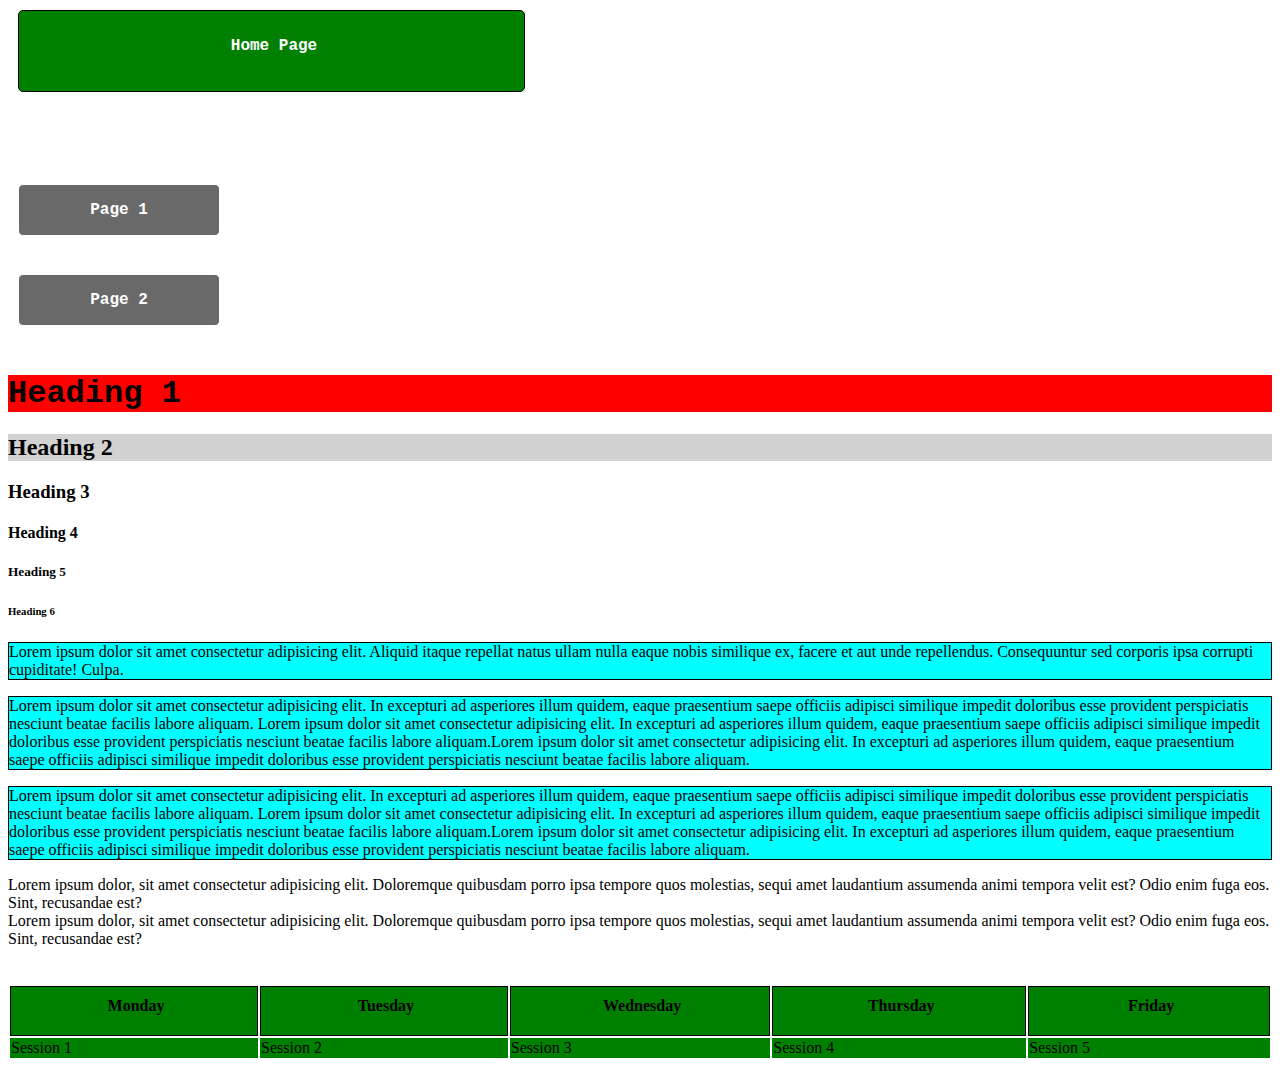
<file: index.html>
<!DOCTYPE html>
<html lang="en">
<head>
    <meta charset="UTF-8">
    <meta http-equiv="X-UA-Compatible" content="IE=edge">
    <meta name="viewport" content="width=device-width, initial-scale=1.0">
    <title>Class Example</title>
    <link rel="stylesheet" href="Styles/styles.css">
</head>
<body>
    <!-- The following will create the main navigaiton system -->
    <a href="index.html" class="tableData">Home Page</a><br/><br><br><br>
    <a href="page1.html">Page 1</a><br/>
    <a href="page2.html">Page 2</a>
    
    
    <br/>

    <h1 style="background-color:red;">Heading 1</h1>
    <h2 style="background-color:#d2d2d2;">Heading 2</h2>
    <h3>Heading 3</h3>
    <h4>Heading 4</h4>
    <h5>Heading 5</h5>
    <h6>Heading 6</h6>

    <p>Lorem ipsum dolor sit amet consectetur adipisicing elit. Aliquid itaque repellat natus ullam nulla eaque nobis similique ex, facere et aut unde repellendus. Consequuntur sed corporis ipsa corrupti cupiditate! Culpa.</p>
    <p>
        Lorem ipsum dolor sit amet consectetur adipisicing elit. In excepturi ad asperiores illum quidem, eaque praesentium saepe officiis adipisci similique impedit doloribus esse provident perspiciatis nesciunt beatae facilis labore aliquam. Lorem ipsum dolor sit amet consectetur adipisicing elit. In excepturi ad asperiores illum quidem, eaque praesentium saepe officiis adipisci similique impedit doloribus esse provident perspiciatis nesciunt beatae facilis labore aliquam.Lorem ipsum dolor sit amet consectetur adipisicing elit. In excepturi ad asperiores illum quidem, eaque praesentium saepe officiis adipisci similique impedit doloribus esse provident perspiciatis nesciunt beatae facilis labore aliquam.
    </p>
    <p>
        Lorem ipsum dolor sit amet consectetur adipisicing elit. In excepturi ad asperiores illum quidem, eaque praesentium saepe officiis adipisci similique impedit doloribus esse provident perspiciatis nesciunt beatae facilis labore aliquam. Lorem ipsum dolor sit amet consectetur adipisicing elit. In excepturi ad asperiores illum quidem, eaque praesentium saepe officiis adipisci similique impedit doloribus esse provident perspiciatis nesciunt beatae facilis labore aliquam.Lorem ipsum dolor sit amet consectetur adipisicing elit. In excepturi ad asperiores illum quidem, eaque praesentium saepe officiis adipisci similique impedit doloribus esse provident perspiciatis nesciunt beatae facilis labore aliquam.
    </p> 

    <span>
        Lorem ipsum dolor, sit amet consectetur adipisicing elit. Doloremque quibusdam porro ipsa tempore quos molestias, sequi amet laudantium assumenda animi tempora velit est? Odio enim fuga eos. Sint, recusandae est?
    </span>
    
    <br/>

    <span>
        Lorem ipsum dolor, sit amet consectetur adipisicing elit. Doloremque quibusdam porro ipsa tempore quos molestias, sequi amet laudantium assumenda animi tempora velit est? Odio enim fuga eos. Sint, recusandae est?
    </span>

    <br/>
    <br/>
    <br/>

    <table>
        <tr class="tableRow">
            <th class="tableData">Monday</th>
            <th class="tableData">Tuesday</th>
            <th class="tableData">Wednesday</th>
            <th class="tableData">Thursday</th>
            <th class="tableData">Friday</th>
        </tr>
        <tr class="tableRow">
            <td>Session 1</td>
            <td>Session 2</td>
            <td>Session 3</td>
            <td>Session 4</td>
            <td>Session 5</td>
        </tr>
    </table>

    



</body>
</html>
</file>
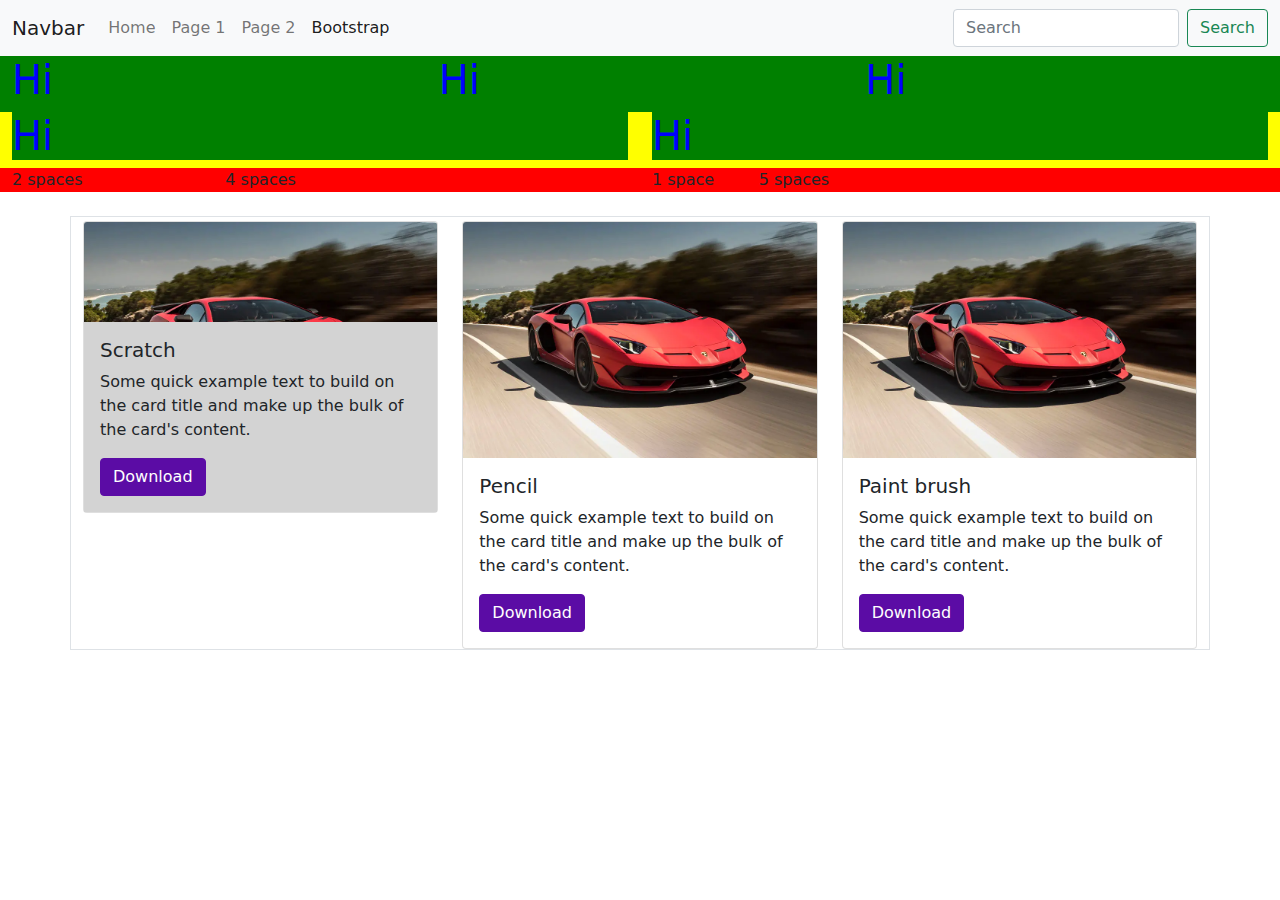
<file: bootstrapExample.html>
<!DOCTYPE html>
<html lang="en">

<head>
    <meta charset="UTF-8">
    <meta http-equiv="X-UA-Compatible" content="IE=edge">
    <meta name="viewport" content="width=device-width, initial-scale=1.0">
    <title>Bootstrap Example</title>
    <link rel="stylesheet" href="Styles/bootstrap.css">
    <link rel="stylesheet" href="Styles/style2.css">
</head>

<body>
    <nav class="navbar navbar-expand-lg navbar-light bg-light" >
        <div class="container-fluid">
            <a class="navbar-brand" href="#">Navbar</a>
            <button class="navbar-toggler" type="button" data-bs-toggle="collapse"
                data-bs-target="#navbarSupportedContent" aria-controls="navbarSupportedContent" aria-expanded="false"
                aria-label="Toggle navigation">
                <span class="navbar-toggler-icon"></span>
            </button>
            <div class="collapse navbar-collapse" id="navbarSupportedContent">
                <ul class="navbar-nav me-auto mb-2 mb-lg-0">
                    <li class="nav-item">
                        <a class="nav-link" aria-current="page" href="index.html">Home</a>
                    </li>
                    <li class="nav-item">
                        <a class="nav-link" href="page1.html">Page 1</a>
                    </li>
                    <li class="nav-item">
                        <a class="nav-link" href="page2.html">Page 2</a>
                    </li>
                    <li class="nav-item">
                        <a class="nav-link active" href="#">Bootstrap</a>
                    </li>
                </ul>
                <form class="d-flex">
                    <input class="form-control me-2" type="search" placeholder="Search" aria-label="Search">
                    <button class="btn btn-outline-success" type="submit">Search</button>
                </form>
            </div>
        </div>
    </nav>

    <!-- Comment goes here -->
    <div class="container-fluid" style="background-color: red;">
        <div class="row" style="background-color: blue;">
            <div class="col-4" style="background-color: green;">
                <h1>Hi</h1>
            </div>
            <div class="col-4" style="background-color: green;">
                <h1>Hi</h1>
            </div>
            <div class="col-4" style="background-color: green;">
                <h1>Hi</h1>
            </div>
        </div>
        <div class="row">
            <div class="col-6" style="background-color: yellow;">
                <h1>Hi</h1>
            </div>
            <div class="col-6" style="background-color: yellow;">
                <h1>Hi</h1>
            </div>
        </div>
        <div class="row">
            <div class="col-2">2 spaces</div>
            <div class="col-4">4 spaces</div>
            <div class="col-1">1 space</div>
            <div class="col-5">5 spaces</div>
        </div>
    </div>

    <div class="container">
        <div class="row mt-4 pt-1 border">
            <div class="col-4">
                <div class="card">
                    <div class="cardSmall">
                        <img src="Images/car.webp" class="card-img-top" alt="Image of a car">
                    </div>
                    <div class="card-body cardBg">
                        <h5 class="card-title">Scratch</h5>
                        <p class="card-text">Some quick example text to build on the card title and make up the bulk of
                            the card's content.</p>
                        <a href="index.html" class="btn btn-primary">Download</a>
                    </div>
                </div>
            </div>
            <div class="col-4">
                <div class="card">
                    <img src="Images/car.webp" class="card-img-top" alt="Image of a car">
                    <div class="card-body">
                        <h5 class="card-title">Pencil</h5>
                        <p class="card-text">Some quick example text to build on the card title and make up the bulk of
                            the card's content.</p>
                        <a href="index.html" class="btn btn-primary">Download</a>
                    </div>
                </div>
            </div>
            <div class="col-4">
                <div class="card">
                    <img src="Images/car.webp" class="card-img-top" alt="Image of a car">
                    <div class="card-body">
                        <h5 class="card-title">Paint brush</h5>
                        <p class="card-text">Some quick example text to build on the card title and make up the bulk of
                            the card's content.</p>
                        <a href="Fonts/DaughterOfFurtune.ttf" class="btn btn-primary" download>Download</a>
                    </div>
                </div>
            </div>
        </div>
    </div>


    <script src="Scripts/bootstrap.js"></script>
</body>

</html>
</file>
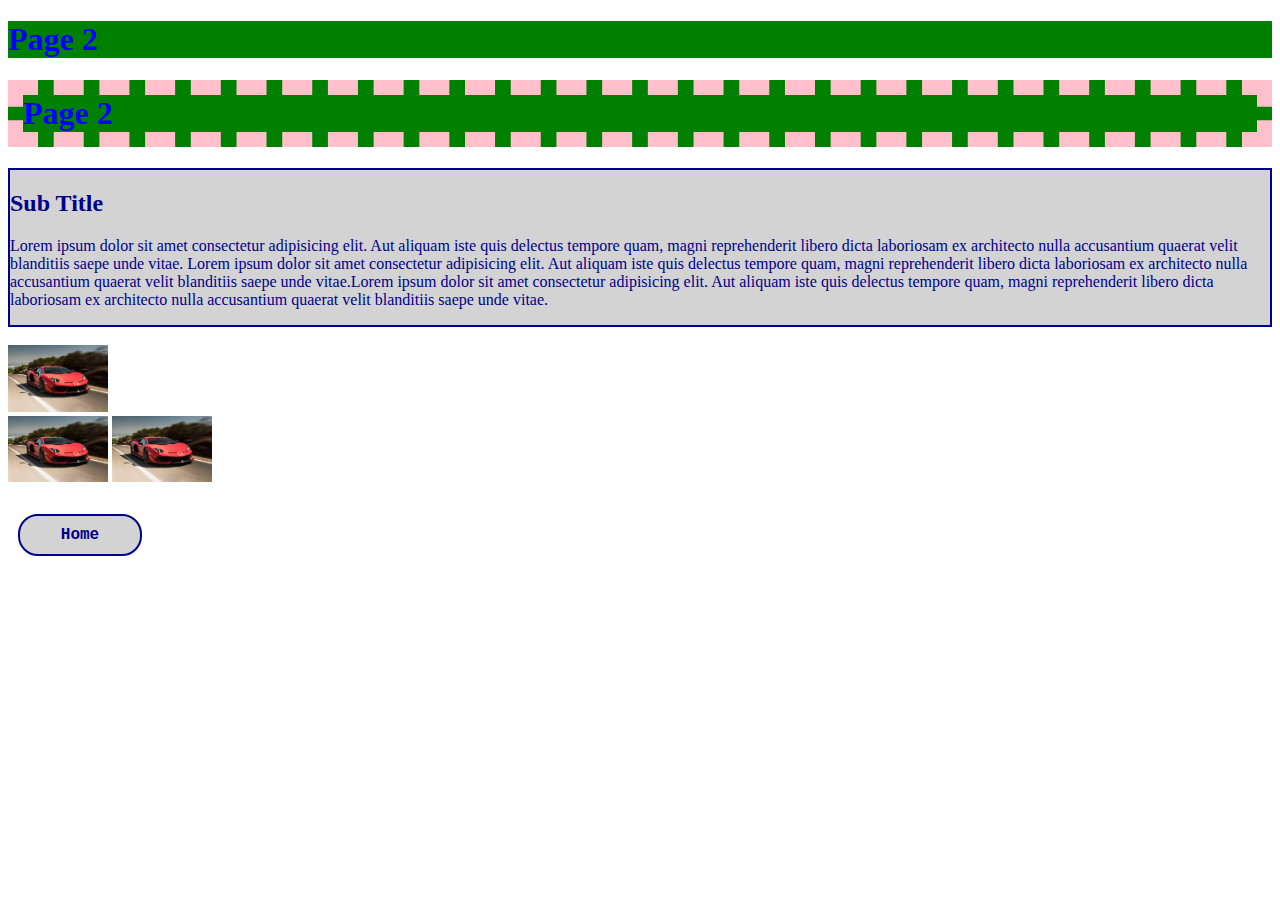
<file: page2.html>
<!DOCTYPE html>
<html lang="en">
<head>
    <meta charset="UTF-8">
    <meta http-equiv="X-UA-Compatible" content="IE=edge">
    <meta name="viewport" content="width=device-width, initial-scale=1.0">
    <title>Page 2</title>
    <link rel="stylesheet" href="Styles/style2.css">
</head>
<body>
    <h1>Page 2</h1>
    <h1 id="specialH1">Page 2</h1>
    <div class="fancyText">
        <h2 >Sub Title</h2>
        <p>Lorem ipsum dolor sit amet consectetur adipisicing elit. Aut aliquam iste quis delectus tempore quam, magni reprehenderit libero dicta laboriosam ex architecto nulla accusantium quaerat velit blanditiis saepe unde vitae. Lorem ipsum dolor sit amet consectetur adipisicing elit. Aut aliquam iste quis delectus tempore quam, magni reprehenderit libero dicta laboriosam ex architecto nulla accusantium quaerat velit blanditiis saepe unde vitae.Lorem ipsum dolor sit amet consectetur adipisicing elit. Aut aliquam iste quis delectus tempore quam, magni reprehenderit libero dicta laboriosam ex architecto nulla accusantium quaerat velit blanditiis saepe unde vitae.</p>
    </div>
    <br>
    <a href="index.html">
        <img src="Images/car.webp" alt="" class="smallImg">
    </a>
    <div>
    <img src="Images/car.webp" alt="" class="smallImg">
    <img src="Images/car.webp" alt="" class="smallImg">
    </div>
    <br>
    <a href="index.html" class="buttonLink">Home</a>
</body>
</html>
</file>
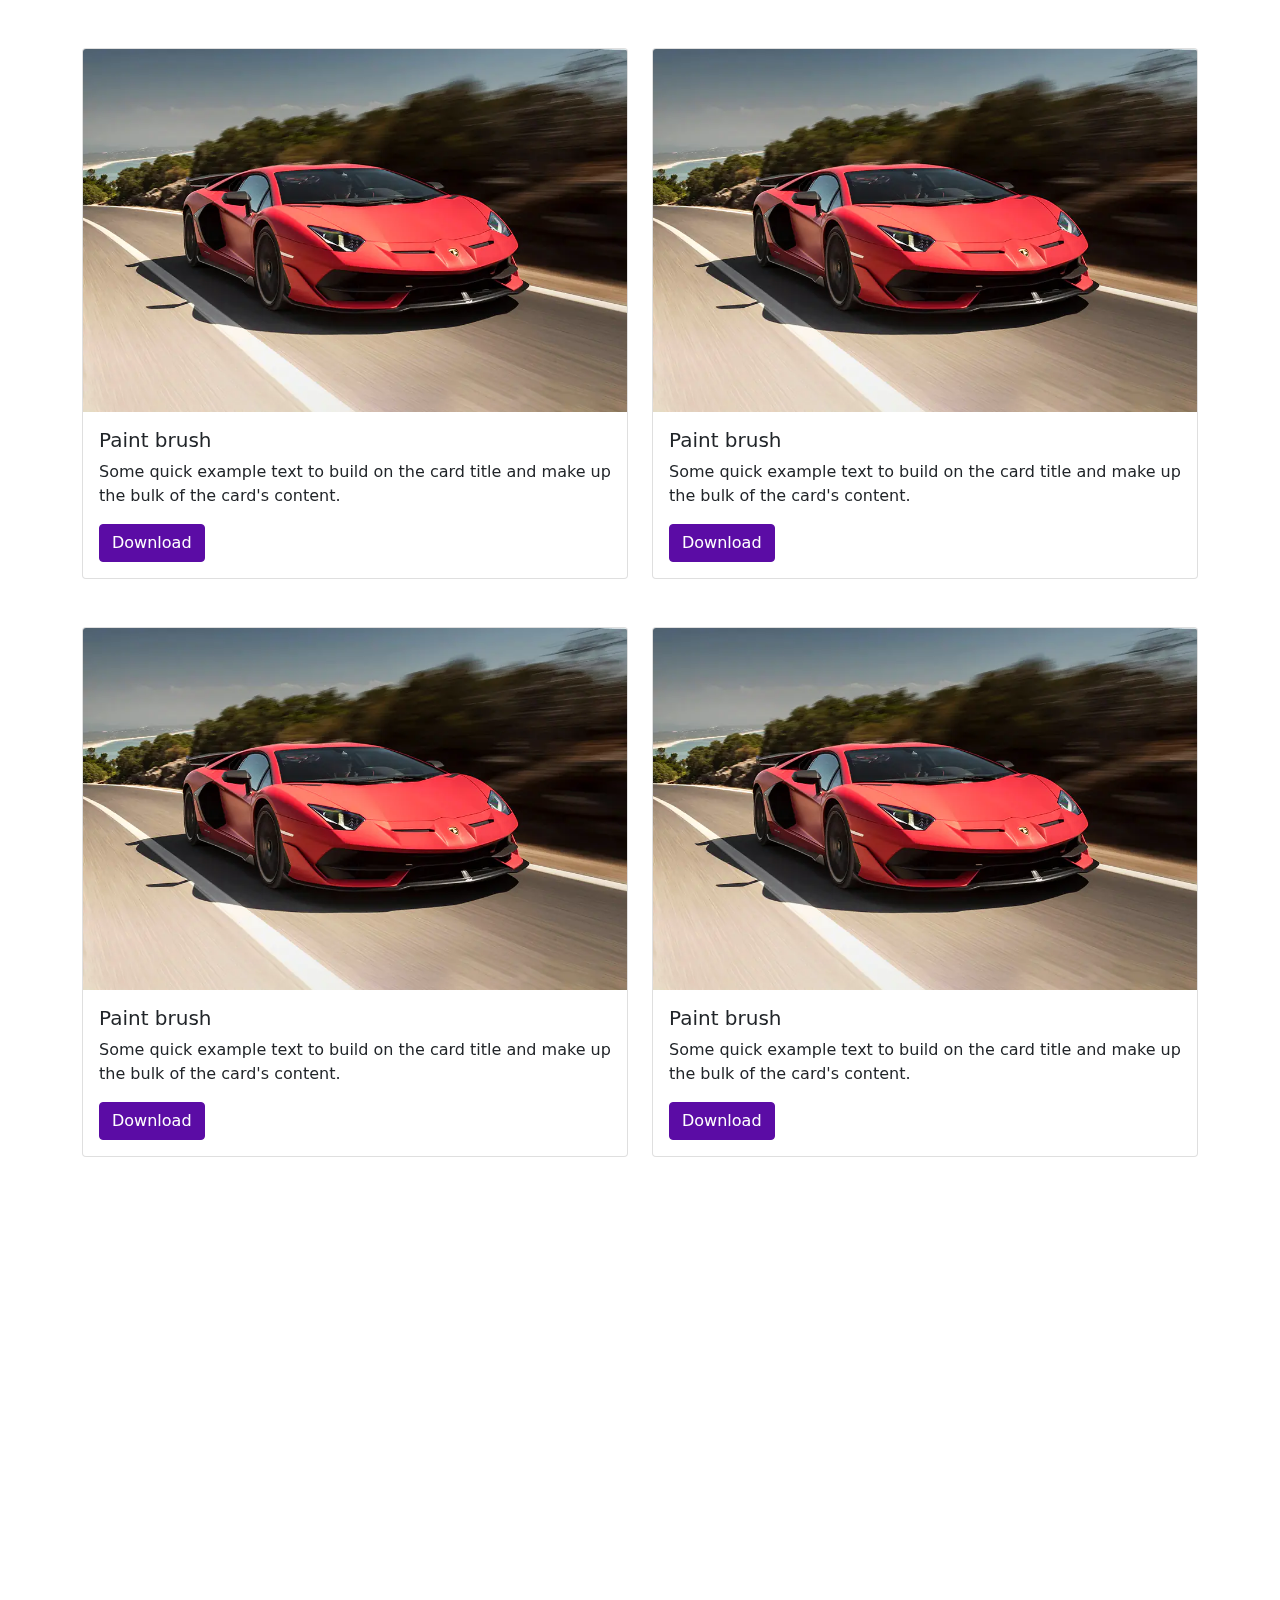
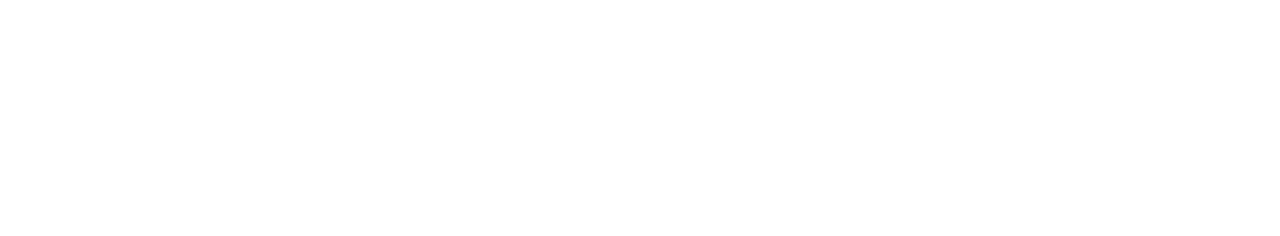
<file: scroll.html>
<!DOCTYPE html>
<html lang="en">

<head>
    <meta charset="UTF-8">
    <meta http-equiv="X-UA-Compatible" content="IE=edge">
    <meta name="viewport" content="width=device-width, initial-scale=1.0">
    <title>Document</title>
    <link rel="stylesheet" href="Styles/bootstrap.css">
    <link href="https://unpkg.com/aos@2.3.1/dist/aos.css" rel="stylesheet">
</head>

<body>
    <div class="container"  data-aos="fade-up">
        <div class="row mt-5">
            <div class="col">
                <div class="card">
                    <img src="Images/car.webp" class="card-img-top" alt="Image of a car">
                    <div class="card-body">
                        <h5 class="card-title">Paint brush</h5>
                        <p class="card-text">Some quick example text to build on the card title and make up the bulk of
                            the card's content.</p>
                        <a href="Fonts/DaughterOfFurtune.ttf" class="btn btn-primary" download>Download</a>
                    </div>
                </div>
            </div>
            <div class="col">
                <div class="card">
                    <img src="Images/car.webp" class="card-img-top" alt="Image of a car">
                    <div class="card-body">
                        <h5 class="card-title">Paint brush</h5>
                        <p class="card-text">Some quick example text to build on the card title and make up the bulk of
                            the card's content.</p>
                        <a href="Fonts/DaughterOfFurtune.ttf" class="btn btn-primary" download>Download</a>
                    </div>
                </div>
            </div>
        </div>
        <div class="row  mt-5"  data-aos="fade-up">
            <div class="col">
                <div class="card">
                    <img src="Images/car.webp" class="card-img-top" alt="Image of a car">
                    <div class="card-body">
                        <h5 class="card-title">Paint brush</h5>
                        <p class="card-text">Some quick example text to build on the card title and make up the bulk of
                            the card's content.</p>
                        <a href="Fonts/DaughterOfFurtune.ttf" class="btn btn-primary" download>Download</a>
                    </div>
                </div>
            </div>
            <div class="col">
                <div class="card">
                    <img src="Images/car.webp" class="card-img-top" alt="Image of a car">
                    <div class="card-body">
                        <h5 class="card-title">Paint brush</h5>
                        <p class="card-text">Some quick example text to build on the card title and make up the bulk of
                            the card's content.</p>
                        <a href="Fonts/DaughterOfFurtune.ttf" class="btn btn-primary" download>Download</a>
                    </div>
                </div>
            </div>
        </div>
        <div class="row  mt-5" data-aos="fade-up">
            <div class="col">
                <div class="card">
                    <img src="Images/car.webp" class="card-img-top" alt="Image of a car">
                    <div class="card-body">
                        <h5 class="card-title">Paint brush</h5>
                        <p class="card-text">Some quick example text to build on the card title and make up the bulk of
                            the card's content.</p>
                        <a href="Fonts/DaughterOfFurtune.ttf" class="btn btn-primary" download>Download</a>
                    </div>
                </div>
            </div>
            <div class="col">
                <div class="card">
                    <img src="Images/car.webp" class="card-img-top" alt="Image of a car">
                    <div class="card-body">
                        <h5 class="card-title">Paint brush</h5>
                        <p class="card-text">Some quick example text to build on the card title and make up the bulk of
                            the card's content.</p>
                        <a href="Fonts/DaughterOfFurtune.ttf" class="btn btn-primary" download>Download</a>
                    </div>
                </div>
            </div>
        </div>
    </div>



    

    <script src="https://unpkg.com/aos@2.3.1/dist/aos.js"></script>
    <script src="Scripts/bootstrap.js"></script>

    <script>
        AOS.init();
    </script>
</body>

</html>
</file>
<file: Styles/styles.css>
p {
    background-color: aqua;
    border:1px solid black; 
}
a {
    background-color: dimgray;
    border: white 1px solid;
    width: 200px;
    line-height: 50px;
    display: block;
    margin:10px;
    color: white;
    text-decoration: none;
    text-align: center;
    font-family: 'Courier New', Courier, monospace;
    font-weight: bold;
    border-radius: 5px;
}

.menu {
    list-style: none;
}

#pageTitle {
    background-color: red;
}

.unorderedList
{
    background-color: bisque;
    border: 5px dashed blue;
    width:200px;
    list-style: none;
}

.imgSizing{
    width:200px;
    height: 200px;
}

.imgWidth {
    width:200px;
}

.imgHeight{
    height: 200px;
}

.tableRow
{
    background-color:green;
}

.tableData {
    background-color:green;
    border:1px solid black !important;
    /* padding: 10px; */
    padding-top:10px;
    padding-bottom: 20px;
    padding-left:5px;
    margin: 10px;
    width:500px;

}

h1{
    font-family: 'Courier New', Courier, monospace !important;
}
</file>
<file: Styles/style2.css>
h1 {
    color:blue;
    background-color: green;
}

#specialH1 {
    border:15px dashed pink;
}

.fancyText {
    background-color: lightgrey;
    color:darkblue;
    border: 2px darkblue solid;

}

.buttonLink {
    text-decoration: none;
    font-family: 'Courier New', Courier, monospace;
    background-color: lightgray;
    color:darkblue;
    border: 2px darkblue solid;
    margin: 10px;
    padding:10px;
    display: block;
    width:100px;
    font-weight: bold;
    text-align: center;
    border-radius: 20px;
}

.buttonLink:hover{
    background-color: darkblue;
    color:lightgray;
    border: 2px lightgray solid;
}

.smallImg{
    width:100px;
}

.cardBg {
    background-color: lightgray;
}


.cardSmall{
    height:100px;
    overflow: hidden;
}
</file>
